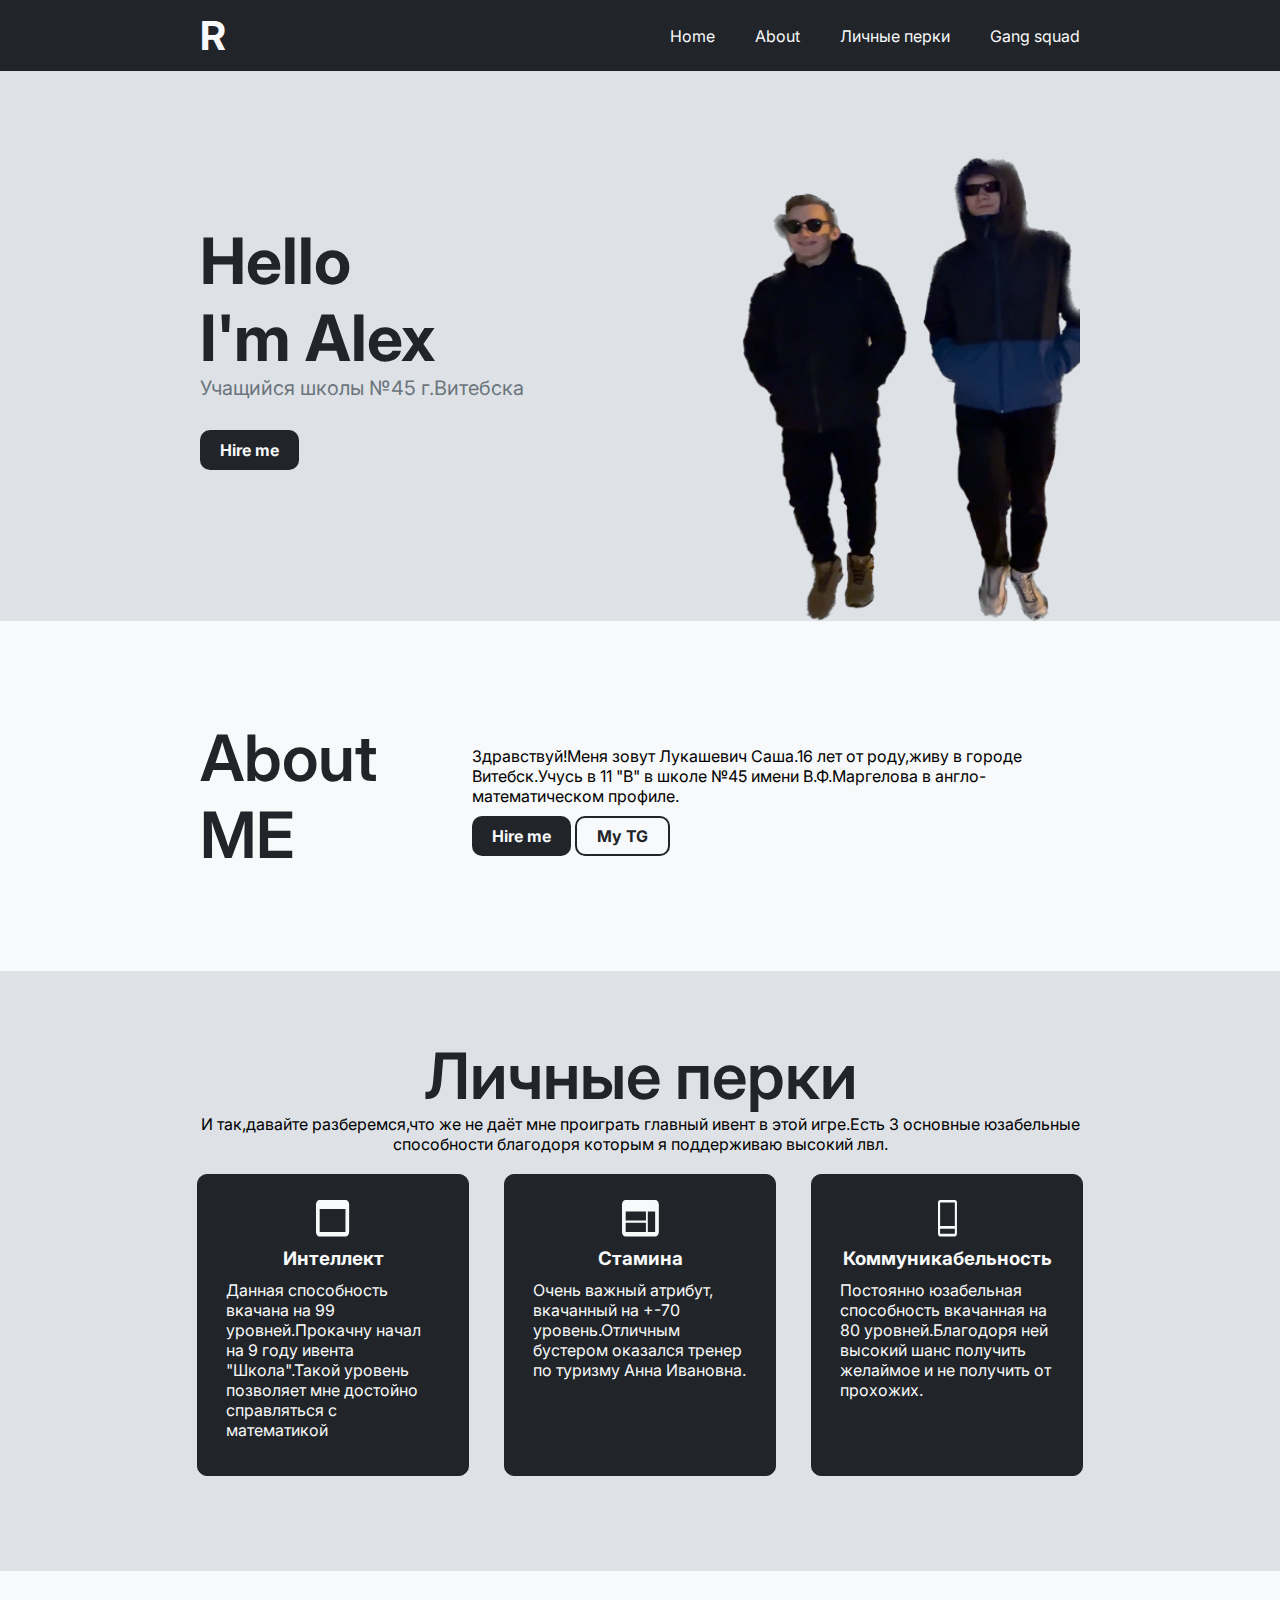
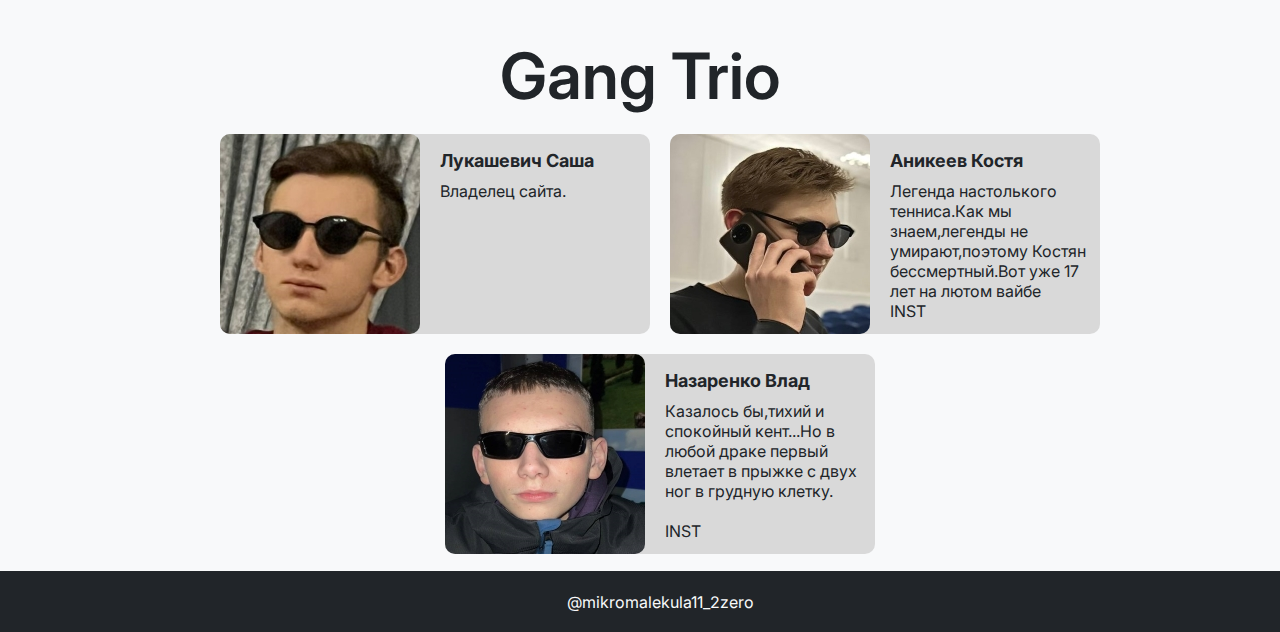
<file: index.html>
<!DOCTYPE html>
<html lang="en">
<head>
    <meta charset="UTF-8">
    <meta http-equiv="X-UA-Compatible" content="IE=edge">
    <link rel="stylesheet" href="index.css">
    <link rel="preconnect" href="https://fonts.googleapis.com">
<link rel="preconnect" href="https://fonts.gstatic.com" crossorigin>
<link href="https://fonts.googleapis.com/css2?family=Inter&display=swap" rel="stylesheet">
    <meta name="viewport" content="width=device-width, initial-scale=1.0">
    <title>Лукашевич Александр</title>
    
</head>
<body>
   <div class="header">
            <div class="container">
                <div class="header-inner">
                    <h1 class="header-logo">R</h1>
                    <nav class="header-menu">
                        <a class="menu-item">Home</a>
                        <a href="#about" class="menu-item">About</a>
                        <a href="#services" class="menu-item">Личные перки</a>
                        <a href="#Blog" class="menu-item">Gang squad</a>
                    </nax>
                </div>
        </div>
    </div>
    <div class="banner">
        <div class="container">
            <div class="banner-inner">
                <div class="banner-text">
                    <h1 class="banner-title">Hello <br>I'm Alex</h1>
                    <p>Учащийся школы №45 г.Витебска</p>
                    <a class="my-btn" target="_blank" href="mpage.html">Hire me</a>
                </div>
                <div class="banner-img">
                    <img src="images/sticker.webp" >
                </div>
            </div>
        </div>
    </div>
    <div class="about">
        <div class="container">
            <div class="about-inner">
                <p class="about-title"><a name="about">About<br> ME</a></p>
            <div class="about-content">
                <p>Здравствуй!Меня зовут Лукашевич Саша.16 лет от роду,живу в городе Витебск.Учусь в 11 "В" в школе №45 имени В.Ф.Маргелова в англо-математическом профиле.</p>
                <div class="about-btn">
                    <a class="my-btn" target="_blank" href="mpage.html">Hire me</a>
                    <a class="my-btn2" href="https://t.me/LiL_Raff">My TG</a>
                </div>
            </div>
        </div>
    </div>
</div>
    <div class="serv">
        <div class="container">
            <div class="serv-inner">
                <h1 class="serv-title"><a name="services">Личные перки</a></h1>
                <div class="p">И так,давайте разберемся,что же не даёт мне проиграть главный ивент в этой игре.Есть 3 основные юзабельные способности благодоря которым я поддерживаю высокий лвл.</div>
                <ol class="serv-cards">
                    <li class="card-content">
                        <div class="card-inner">
                        <img src="images/212.svg" >
                        <div class="card-title">
                            <h3 class="card-text">Интеллект</h3>
                            <p class="card-lorem">Данная способность вкачана на 99 уровней.Прокачну начал на 9 году ивента "Школа".Такой уровень позволяет мне достойно справляться с математикой </p>
                        </div>
                        </div>
                    </li>
                    <li  class="card-content">
                        <div class="card-inner">
                        <img src="images/1.svg" >
                        <div class="card-title">
                            <h3 class="card-text">Стамина</h3>
                            <p class="card-lorem">Очень важный атрибут, вкачанный на +-70 уровень.Отличным бустером оказался тренер по туризму Анна Ивановна.</p>
                        </div>
                        </div>
                    </li >
                    <li  class="card-content">
                        <div class="card-inner">
                        <img src="images/2.svg" >
                        <div class="card-title">
                            <h3 class="card-text">Коммуникабельность</h3>
                            <p class="card-lorem">Постоянно юзабельная способность вкачанная на 80 уровней.Благодоря ней высокий шанс получить желаймое и не получить от прохожих.</p>
                        </div>
                    </div>
                    </li>
                </ol>
            </div>
        </div>
    </div>
    <div class="blog">
        <div class="container">
            <div class="blog-inner">
                <div class="blog-title">
                    <a name="Blog">Gang Trio</a>
                </div>
                <table class="main-block">
                    <tr>
                        <td class="block">
                            <div class="block-inner">
                                <div class="square">
                                    <img src="images/школа4.jpg" >
                                </div>
                                <div class="block-text">
                                    <h1 class="block-title">Лукашевич Саша</h1>
                                    <p class="block-lorem"><a href="#about">Владелец сайта.</a></p>
                                </div>
                            </div>
                        </td>
                        <td class="block">
                            <div class="block-inner">
                                <div class="square">
                                    <img src="images/Аникеев Костя.jpg" alt="">
                                </div>
                                <div class="block-text">
                                    <h1 class="block-title">Аникеев Костя</h1>
                                    <p class="block-lorem">Легенда настолького тенниса.Как мы знаем,легенды не умирают,поэтому Костян бессмертный.Вот уже 17 лет на лютом вайбе</p>
                                    <a href="https://www.instagram.com/kostya_anikeev/">INST</a>
                                </div>
                            </div>
                        </td>
                    </tr>
                    <tr class="block-2" >
                        <td class="block">
                            <div class="block-inner">
                                <div class="square">
                                    <img src="images/Нзаренко Влад.jpg" alt="">
                                </div>
                                <div class="block-text">
                                    <h1 class="block-title">Назаренко Влад</h1>
                                    <p class="block-lorem">Казалось бы,тихий и спокойный кент...Но в любой драке первый влетает в прыжке с двух ног в грудную клетку.</p>
                                    <a href="https://www.instagram.com/_.n_a_z_a_r_e_n_k_o._/">INST</a>
                                </div>
                            </div>
                        </td>
                        
                        </td>
                </tr>    
                </table>
            </div>
        </div>
    </div>
    <div class="footer">
        <p class="footer-text">@mikromalekula11_2zero</p>
    </div>
</body>
<script src="index.js">
</script>
</html>
</file>
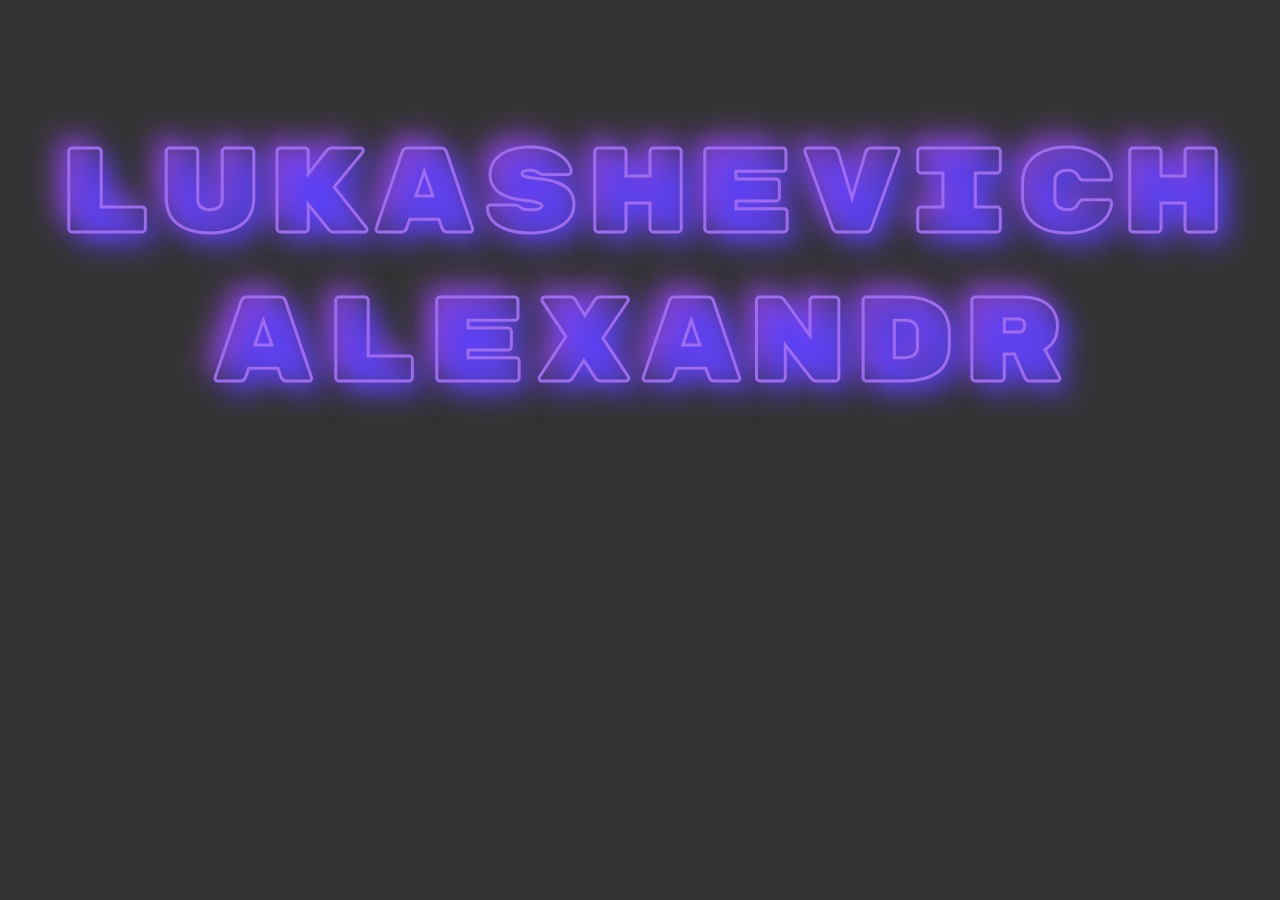
<file: mpage.html>
<!DOCTYPE html>
<html lang="en">
<head>
    <meta charset="UTF-8">
    <meta http-equiv="X-UA-Compatible" content="IE=edge">
    <link rel="stylesheet" href="mpage.css">
    <link rel="preconnect" href="https://fonts.googleapis.com">
<link rel="preconnect" href="https://fonts.gstatic.com" crossorigin>
<link href="https://fonts.googleapis.com/css2?family=Inter&family=Rubik+Mono+One&display=swap" rel="stylesheet">
    <meta name="viewport" content="width=device-width, initial-scale=1.0">
    <title>mikromalekula11_2zero</title>
</head>
<body>
    <p><a href="https://www.instagram.com/mikromalekula11_2zero/" >Lukashevich alexandr</a></p>
</body>
</html>
</file>
<file: index.css>
/*all*/
*{
    margin: 0;
    padding: 0;
    font-family: 'Inter',sans-serif;
}
html {
    scroll-behavior: smooth; 
  }
a{
text-decoration: none;
color: #212529;
}

.container{
   width: 880px;
}
.p{
    text-align: center;
}
/*header*/
.header{
    display: flex;
    justify-content: center;
    background-color: #212529;
}
.header-inner{
    display: flex;
    justify-content: space-between;
    align-items: center;
    color: #F8F9FA;
    padding: 11px 0;
}

.header-menu{
list-style-type: none;
display: flex;
}

.menu-item{
    margin-right: 40px;
    cursor: pointer;
    color: #F8F9FA ;
}
.menu-item:hover{
    font-weight: 700;
    animation: 1s;
}

.menu-item:last-child{
    margin-right: 0;
}
.header-logo{
    font-weight: 700;
font-size: 40px;
}
/*banner*/
.banner{
    display: flex;
    justify-content: center;
    background-color:#DEE2E6;
    height: 550px;
}
.banner-inner{
    height: 100%;
    display: flex;
    justify-content: space-between;
    align-items: flex-end;
    color: #F8F9FA;
  
}
.banner-text{
    height: 100%;
    display: flex;
    flex-direction: column;
    justify-content: center;
    align-items: flex-start;
}
.banner-title{
    color: #212529;
    font-weight: 700;
    font-size: 64px;
}
.banner-text p{
    color: #6C757D;
    font-weight: 400;
font-size: 20px;
margin-bottom: 30px;
}
.my-btn{
 background-color: #212529;
 font-weight: bold;
 border-radius: 10px;
 color: #F8F9FA;
 padding: 10px 20px;
}

.banner-img{
    display: flex;
    align-items: flex-end;
   
 }
.banner-img img{
   
   width: 338px;
   height: 464px;
}
/*about*/
.about{
    height: 350px;
    display: flex;
    justify-content: center;
    background-color: #F8F9FA;
}
.about-title{
color: #212529;
font-weight: 600;
font-size: 64px;
}
.my-btn2{
background-color:  #F8F9FA;
border: 2px solid #212529;
 border-radius: 10px;
 color: #212529;
 font-weight: bold;
 padding: 8px 20px;
 cursor: pointer;
}
.about-inner{
    justify-content: space-between;
    display: flex;
    align-items: center;
    height: 100%;
}
.about-content{
    width: 608px;    
}
.about-btn{
    margin-top:20px;
}
/*serv*/
.serv{
    background-color: #DEE2E6;
    display: flex;
    justify-content: center;
    height: 600px;
}
.serv-inner{
    display: flex;
    justify-content: center;
    flex-direction: column;
    align-items: center;

}
.serv-title{
    margin-top: 66px;
color: #212529;
font-weight: 600;
font-size: 64px;

}
.serv-cards{
    list-style-type: none;
    display: flex;
    justify-content:center;
    margin: 20px 0px;

}
.card-content{
    display: flex;
    flex-direction: column;
    align-items: center;
    background-color: #212529;
    border: 1px solid #212529;
    border-radius: 10px;
    justify-content: flex-start;
    height: 300px;
    width: 270px;
    margin-left: 35px;

}

.card-content:first-child{
    margin-left: 0;
}
.card-title{
    display: flex;
    flex-direction: column;
    align-items: center;
    padding: 10px;
 
}
.card-text{
    color: #F8F9FA ;
   
}
.card-lorem{
    color: #F8F9FA ;
    height: 96px;
    width: 215px;
    margin: 10px;

}
.card-inner{
    display: flex;
    flex-direction: column;
    align-items: center;
    padding: 5px;
    margin-top: 20px;
}
/*footer*/
.footer {
    border-top: 1px solid #212529;
    background-color: #212529;
    position: bottom;
    padding: 20px;
    text-align: center;
    width: 100%;
}
.footer-text{
    color: #F8F9FA;
}
/*Blog*/
.blog{
    background-color: #F8F9FA;
    display: flex;
    justify-content: center;
    height: 600px;

}
.blog-inner{

}
.blog-title{
 margin-top: 66px;
color: #212529;
font-weight: 600;
font-size: 64px;
text-align: center;
}
.main-block{
    width: 880px;
    height: 440px;
    border-spacing: 20px; 
}
.block{
    display: flex;
    justify-content: space-between;
    border: #D9D9D9;
    border-radius: 10px;
    background-color: #D9D9D9;
    width: 430px;
    height: 200px;
    margin-right: 20px;
}

tr{
    height: 200px;
    width: 880px;
    display: flex;
    margin-top: 20px;
}

tr .block:last-child{
    margin-right: 0;
}

tr:first-child{
    margin-top: 0;
}
.square {
    height: 200px;
    width: 200px;
    border-radius: 10px;
   
  }
.square img{
border-radius: 10px;
}

  .block-text{
    margin-top: 16px;
    margin-left: 20px;
    width: 230px;
    height: 200px;
    
  }
  .block-title{
    
    color: #212529;
    font-size:large;
  }
  .block-inner{
    display: flex;
  }
.block-lorem{
    margin-top: 10px;
    height: 120px;
    width: 200px;
    color:#212529;
}
.block-2{
    display: flex;
    justify-content: center;
}
</file>
<file: mpage.css>
p{
    font-family: 'Inter', sans-serif;
    font-family: 'Rubik Mono One', sans-serif;
    font-size: 120px;
    text-align: center;
  
}
body{
    background-color: #333;
    color:  #fff;
    text-shadow: 10px 10px 30px #5941f7, -10px -10px 30px #9547e7;
    -webkit-text-stroke: 3px  #9d6cec;
    -webkit-text-fill-color: transparent;
    letter-spacing: 5px;
    
}
a{
    text-decoration: none;
}
</file>
